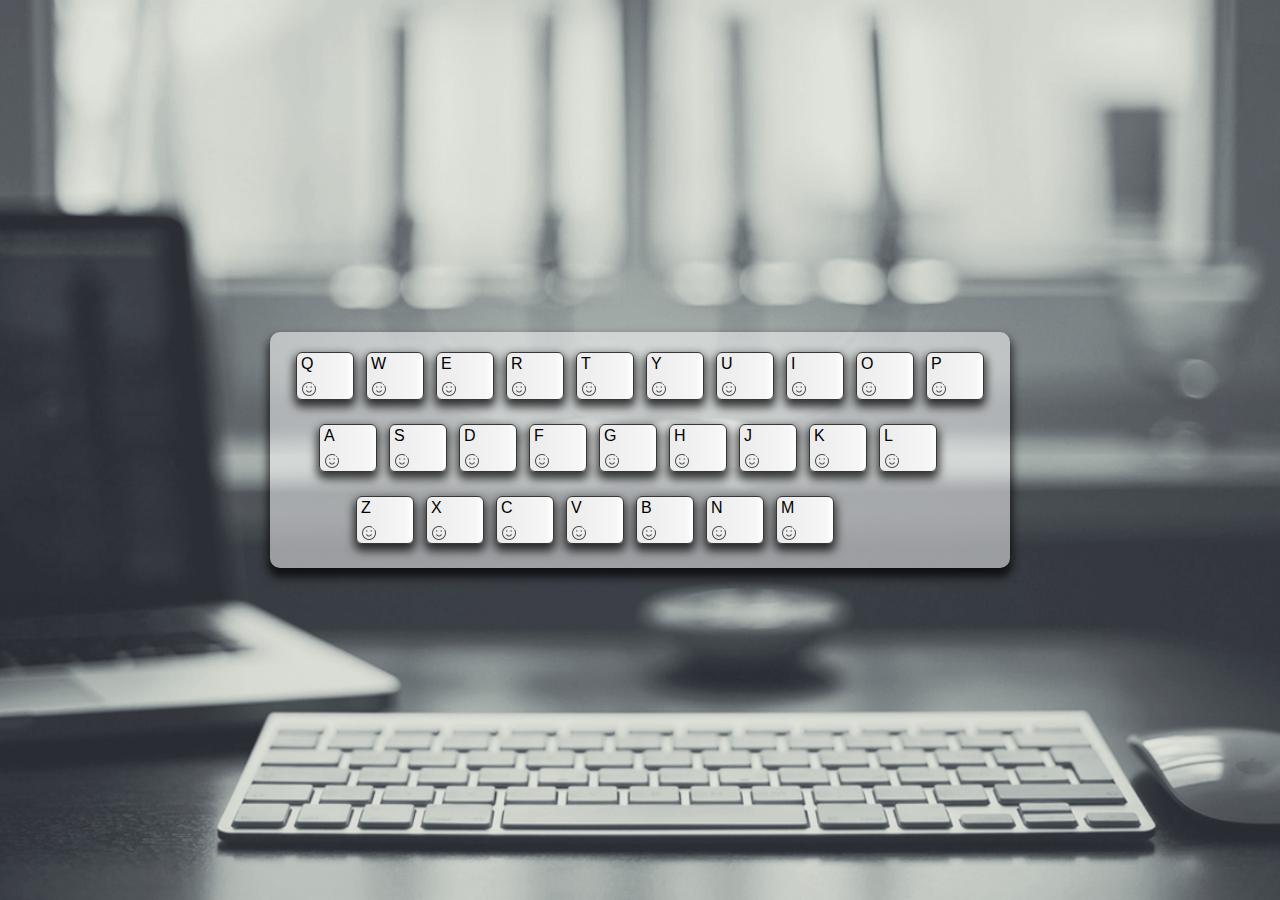
<file: index.html>
<!DOCTYPE html>
<html lang="zh-Hans">

<head>
    <meta charset="UTF-8">
    <meta name="viewport"
          content="width=device-width, user-scalable=no, initial-scale=1.0, maximum-scale=1.0, minimum-scale=1.0">
    <meta http-equiv="X-UA-Compatible" content="ie=edge">
    <title>我的导航</title>
    <link rel="stylesheet" href="./style.css">
</head>

<body>
<main>
    <div class="wrapper" id="main"></div>
</main>
<footer></footer>
<script src="./main.js"></script>
</body>

</html>
</file>
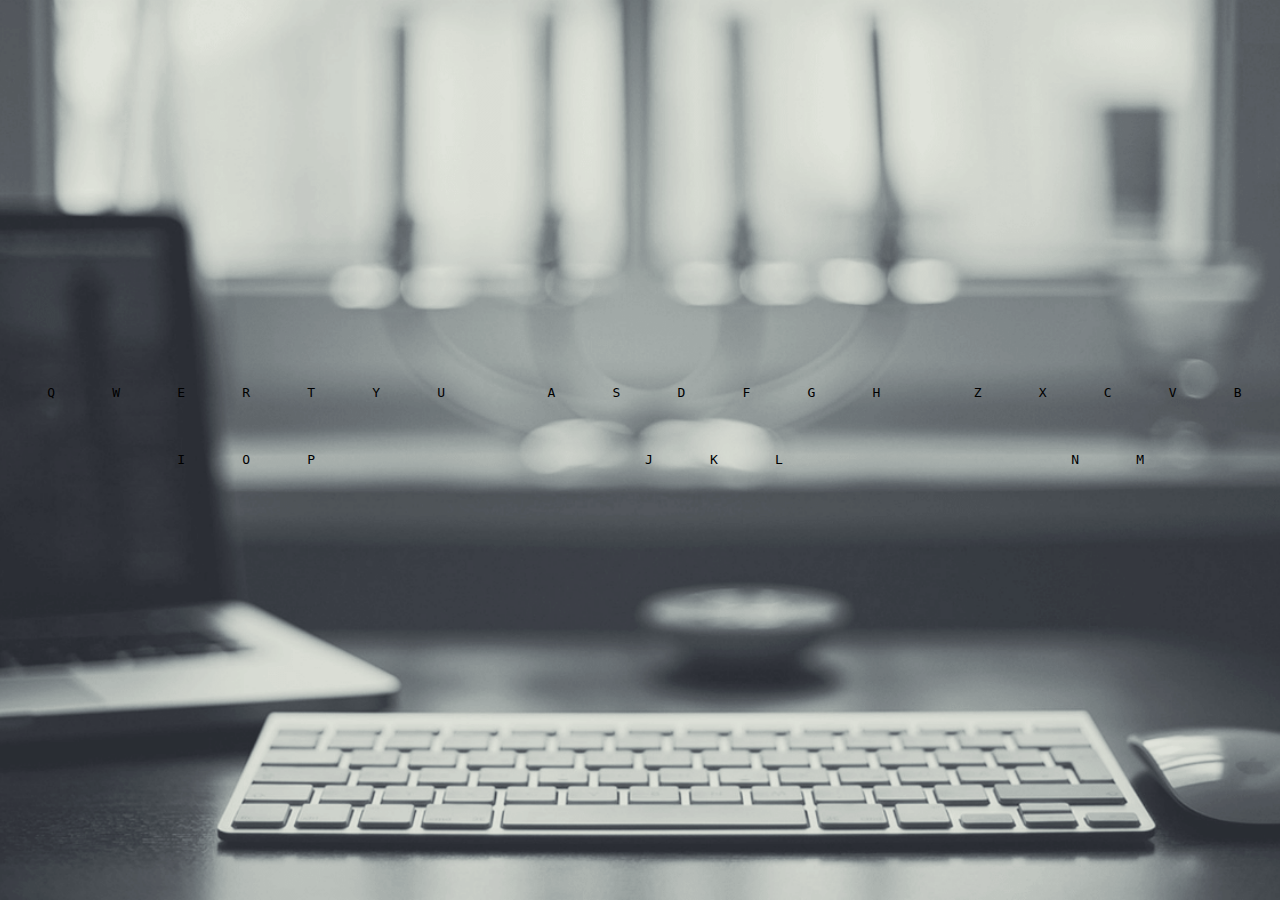
<file: exercise/index.html>
<!DOCTYPE html>
<html lang="en">
  <head>
    <meta charset="UTF-8" />
    <title>导航网站</title>
    <link rel="stylesheet" href="./style.css" />
  </head>
  <body>
    <header></header>
    <main id="myKeyboard"></main>
    <footer></footer>

    <script>
      var keys = {
        0: ["q", "w", "e", "r", "t", "y", "u", "i", "o", "p"],
        1: ["a", "s", "d", "f", "g", "h", "j", "k", "l"],
        2: ["z", "x", "c", "v", "b", "n", "m"],
        length: 3
      };

      var hash = {
        q: "mail.qq.com",
        w: "weibo.com",
        e: "dribbble.com",
        r: "www.people.com.cn",
        t: "taobao.com",
        y: "www.youtube.com",
        u: "bilibili.com",
        i: "iqiyi.com",
        o: "zealer.com",
        p: "52pojie.cn",
        a: "smzdm.com",
        s: undefined,
        d: "douyu.com",
        f: "www.facebook.com",
        g: "github.com",
        h: "huya.com",
        j: "juejin.im",
        k: undefined,
        l: undefined,
        z: "www.zhihu.com",
        x: undefined,
        c: undefined,
        v: "www.v2ex.com",
        b: "baidu.com",
        n: undefined,
        m: undefined
      };

      var hashLocalStorage = getLocalStorage("zzz")
      if (hashLocalStorage) {
        hash = hashLocalStorage;
      }


      function getLocalStorage(name) {
         return JSON.parse(localStorage.getItem(name) || "null");
      }


      var index = 0;
      while (index < Object.keys(keys).length) {
        divxxx = document.createElement("div");
        myKeyboard.appendChild(divxxx);

        var index2 = 0;

        while (index2 < keys[index].length) {
          kbdxxx = document.createElement("kbd");
          divxxx.appendChild(kbdxxx);
          kbdxxx.textContent = keys[index][index2];
          buttonX = document.createElement("button");
          kbdxxx.appendChild(buttonX);
          buttonX.textContent = "编辑";
          buttonX.id = keys[index][index2];

          buttonX.onclick = function(dsadasdsaw) {
            console.log(dsadasdsaw.target.id);

            var key = dsadasdsaw.target.id;
            var newURL = prompt("请输入新的网址");
            hash[key] = newURL;
            localStorage.setItem("zzz", JSON.stringify(hash));
          };

          index2 = index2 + 1;
        }

        index = index + 1;
      }

      document.onkeypress = function(dsadasdsaw) {
        var key = dsadasdsaw["key"];
        var website = hash[key];
        console.log(key);
        console.log(website);
        window.open("http://" + website, "_blank");
      };
    </script>
  </body>
</html>
</file>
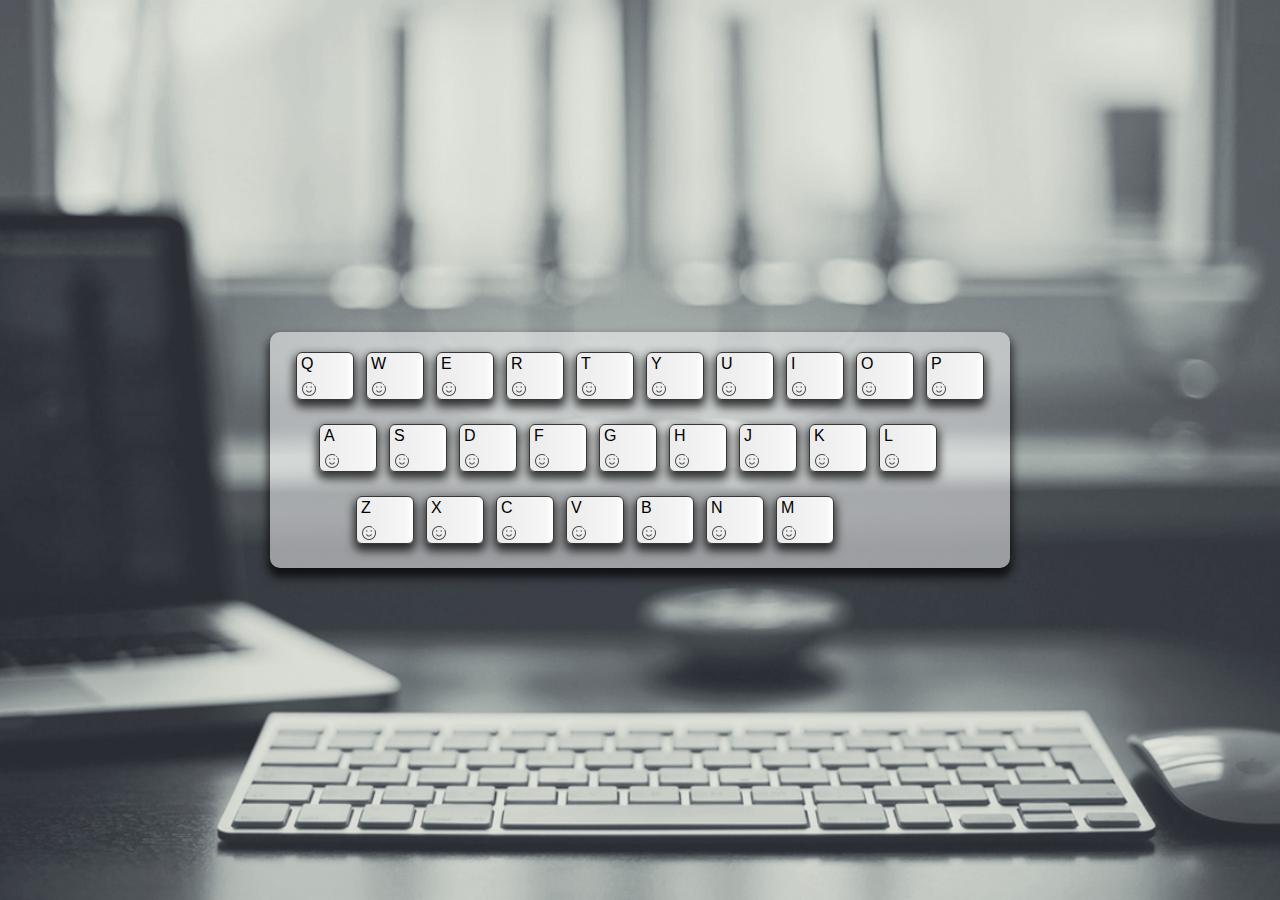
<file: old/index.html>
<!DOCTYPE html>
<html lang="zh-Hans">

<head>
    <meta charset="UTF-8">
    <meta name="viewport"
          content="width=device-width, user-scalable=no, initial-scale=1.0, maximum-scale=1.0, minimum-scale=1.0">
    <meta http-equiv="X-UA-Compatible" content="ie=edge">
    <title>我的导航</title>
    <link rel="stylesheet" href="style.css">
</head>

<body>
<main>
    <div class="wrapper" id="main"></div>
</main>
<footer></footer>
<script src="main.js"></script>
</body>

</html>
</file>
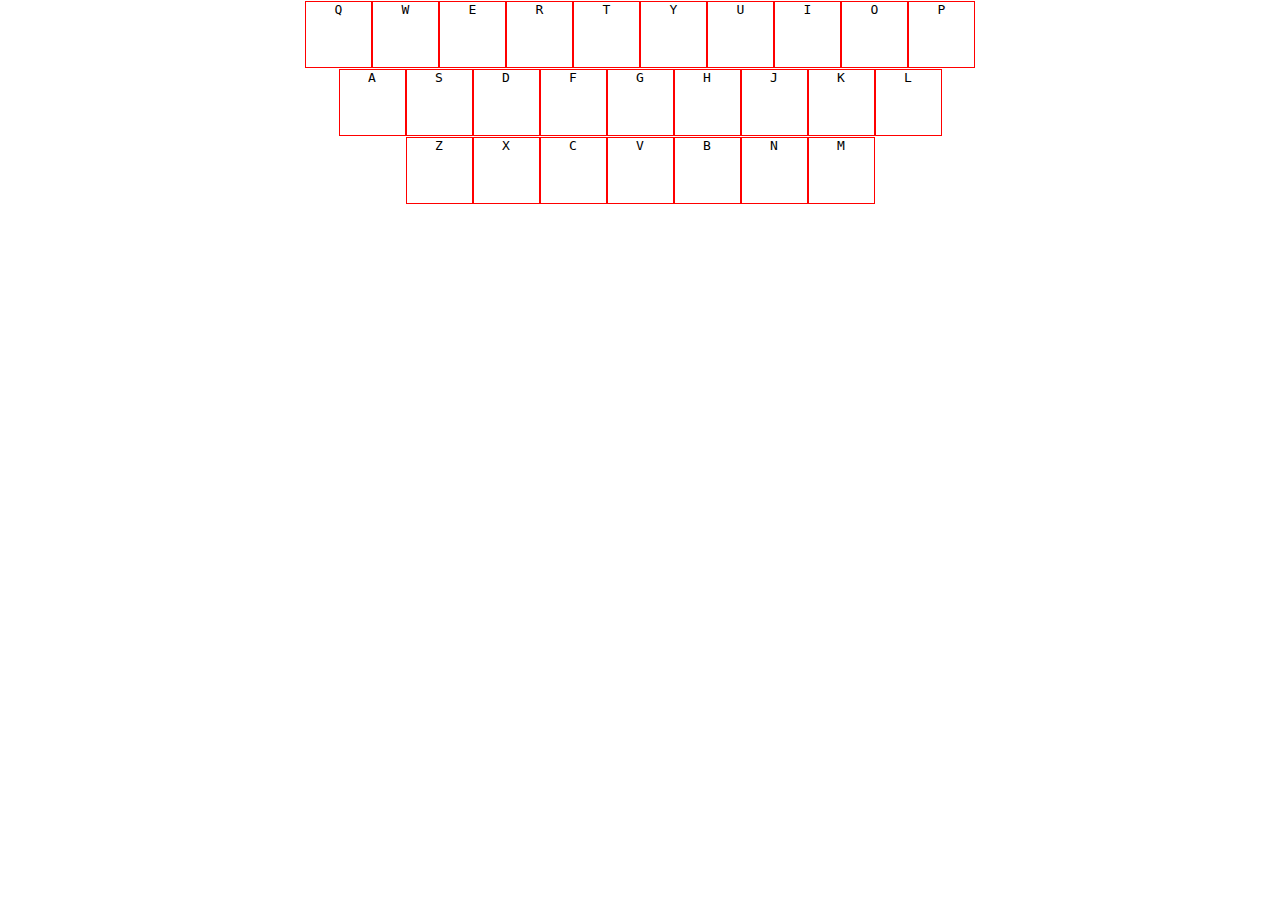
<file: 20190212/index2.html>
<!DOCTYPE html>
<html lang="en">
<head>
    <meta charset="UTF-8"/>
    <title>导航网站</title>
    <link rel="stylesheet" href="./style.css"/>
</head>

<body>
<header></header>
<main id="myKeyboard"></main>
<footer></footer>

<script>
    var keys = {
        0: ["q", "w", "e", "r", "t", "y", "u", "i", "o", "p"],
        1: ["a", "s", "d", "f", "g", "h", "j", "k", "l"],
        2: ["z", "x", "c", "v", "b", "n", "m"]
    };
    var webHash = {
        q: "mail.qq.com",
        w: "weibo.com",
        e: "dribbble.com",
        r: "www.people.com.cn",
        t: "taobao.com",
        y: "www.youtube.com",
        u: "bilibili.com",
        i: "iqiyi.com",
        o: "zealer.com",
        p: "52pojie.cn",
        a: "smzdm.com",
        s: undefined,
        d: "douyu.com",
        f: "www.facebook.com",
        g: "github.com",
        h: "huya.com",
        j: "juejin.im",
        k: undefined,
        l: undefined,
        z: "www.zhihu.com",
        x: undefined,
        c: undefined,
        v: "www.v2ex.com",
        b: "baidu.com",
        n: undefined,
        m: undefined
    }

    var index = 0;
    while (index < Object.keys(keys).length){
        var divX = document.createElement('div')
        document.getElementById('myKeyboard').appendChild(divX)

        var index2 = 0;
        while (index2 < keys[index].length){
            var kbdX = document.createElement('kbd')
            divX.appendChild(kbdX)
            kbdX.textContent = keys[index][index2]

            index2 += 1
        }

        index += 1
    }


</script>
</body>
</html>
</file>
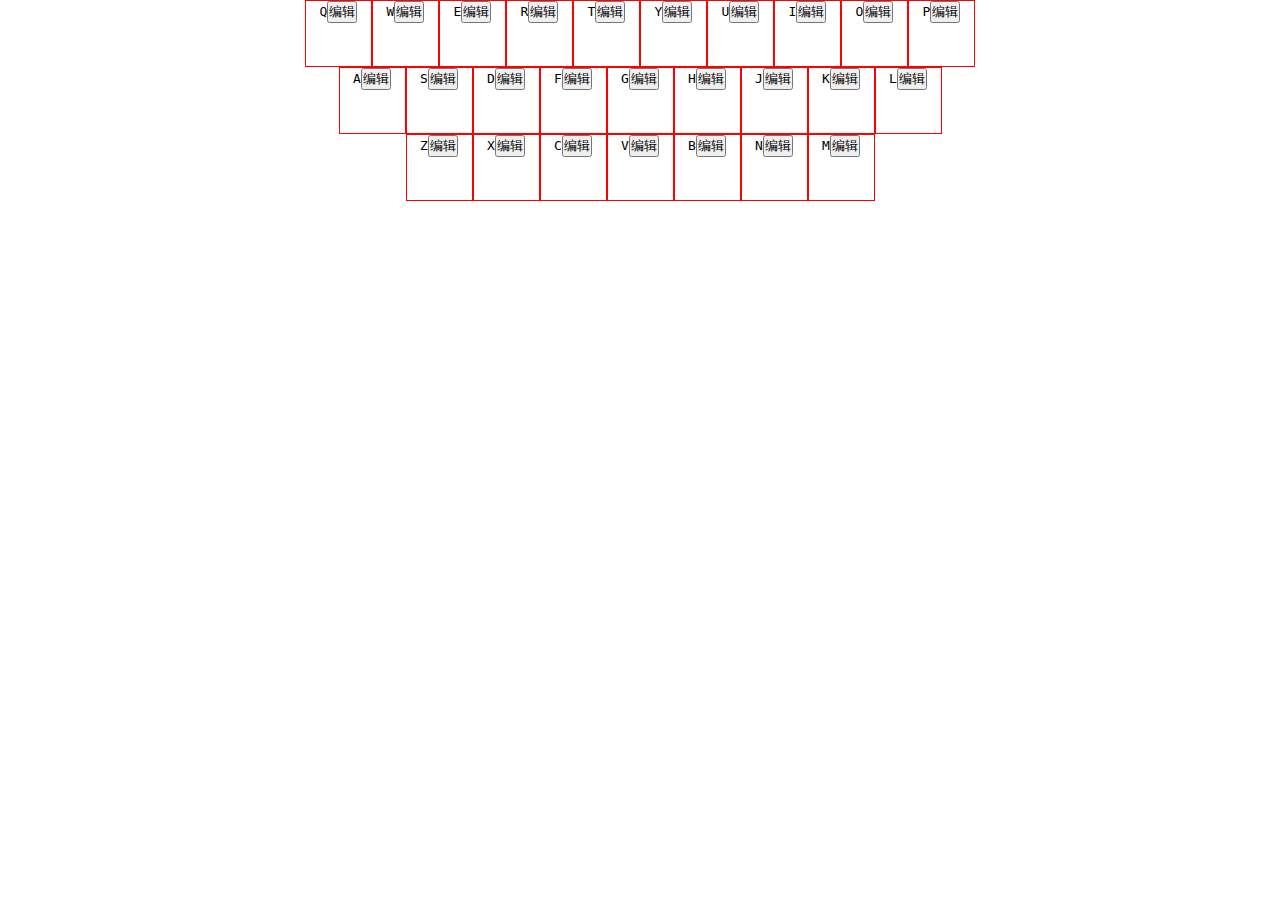
<file: 20190212/index3.html>
<!DOCTYPE html>
<html lang="en">
<head>
    <meta charset="UTF-8"/>
    <title>导航网站</title>
    <link rel="stylesheet" href="./style.css"/>
</head>

<body>
<header></header>
<main id="myKeyboard"></main>
<footer></footer>

<script>
    var keys = {
        0: ["q", "w", "e", "r", "t", "y", "u", "i", "o", "p"],
        1: ["a", "s", "d", "f", "g", "h", "j", "k", "l"],
        2: ["z", "x", "c", "v", "b", "n", "m"]
    };
    var webHash = {
        q: "mail.qq.com",
        w: "weibo.com",
        e: "dribbble.com",
        r: "www.people.com.cn",
        t: "taobao.com",
        y: "www.youtube.com",
        u: "bilibili.com",
        i: "iqiyi.com",
        o: "zealer.com",
        p: "52pojie.cn",
        a: "smzdm.com",
        s: undefined,
        d: "douyu.com",
        f: "www.facebook.com",
        g: "github.com",
        h: "huya.com",
        j: "juejin.im",
        k: undefined,
        l: undefined,
        z: "www.zhihu.com",
        x: undefined,
        c: undefined,
        v: "www.v2ex.com",
        b: "baidu.com",
        n: undefined,
        m: undefined
    }

    var hashLocalStorage = JSON.parse(localStorage.getItem("zzz")) || ""
    if(hashLocalStorage){
        webHash = hashLocalStorage
    }

    var index = 0
    while (index< Object.keys(keys).length){
        var divXXX = document.createElement("div")
        myKeyboard.appendChild(divXXX)

        var index2 = 0
        while(index2< keys[index].length){
            var kbdXXX = document.createElement("kbd")
            divXXX.appendChild(kbdXXX)
            kbdXXX.textContent = keys[index][index2]

            var buttonXXX = document.createElement("button")
            kbdXXX.appendChild(buttonXXX)
            buttonXXX.textContent = "编辑"
            buttonXXX.id = keys[index][index2]

            buttonXXX.onclick = function (hydyhet){
                var key = hydyhet.target.id
                var newURL = prompt("请输入新的网址")
                webHash[key] = newURL

                localStorage.setItem("zzz", JSON.stringify(webHash))
            }

            index2 += 1
        }

        index += 1
    }

    document.onkeypress = function (asdfgs) {
        var key = asdfgs["key"]
        var openURL = webHash[key]
        window.open("http://" + openURL, "_blank")
    }

</script>
</body>
</html>
</file>
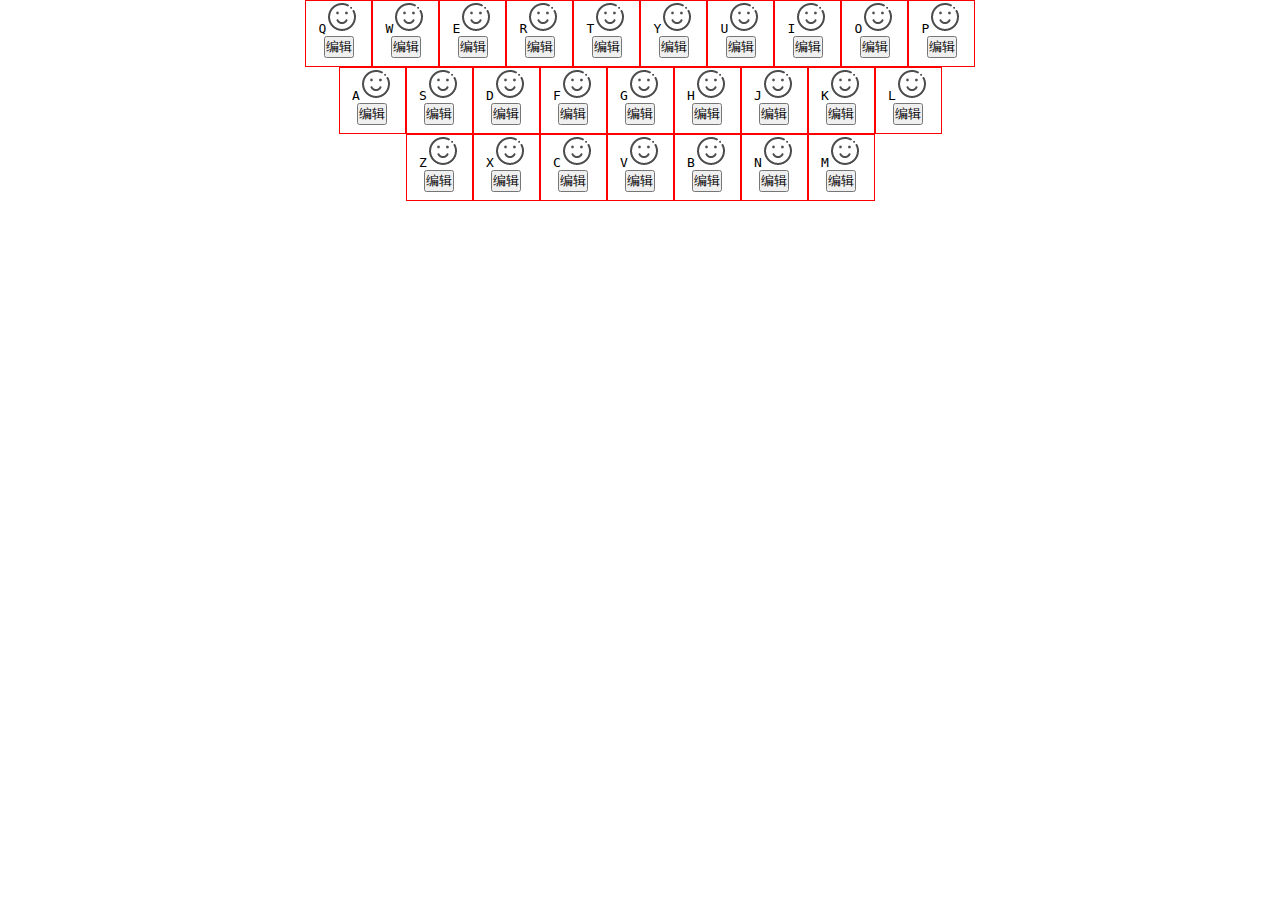
<file: 20190212/index4.html>
<!DOCTYPE html>
<html lang="en">
<head>
    <meta charset="UTF-8"/>
    <title>导航网站</title>
    <link rel="stylesheet" href="./style.css"/>
</head>

<body>
<header></header>
<main id="myKeyboard"></main>
<footer></footer>

<script>
    var keys = {
        0: ["q", "w", "e", "r", "t", "y", "u", "i", "o", "p"],
        1: ["a", "s", "d", "f", "g", "h", "j", "k", "l"],
        2: ["z", "x", "c", "v", "b", "n", "m"]
    };
    var webHash = {
        q: "mail.qq.com",
        w: "weibo.com",
        e: undefined,
        r: undefined,
        t: "taobao.com",
        y: "www.youtube.com",
        u: "bilibili.com",
        i: "iqiyi.com",
        o: "zealer.com",
        p: "52pojie.cn",
        a: "smzdm.com",
        s: undefined,
        d: "douyu.com",
        f: "www.facebook.com",
        g: "github.com",
        h: "huya.com",
        j: "juejin.im",
        k: undefined,
        l: undefined,
        z: "www.zhihu.com",
        x: undefined,
        c: undefined,
        v: "www.v2ex.com",
        b: "baidu.com",
        n: undefined,
        m: undefined
    }

    var hashLocalStorage = JSON.parse(localStorage.getItem("zzz")) || ""
    if (hashLocalStorage) {
        webHash = hashLocalStorage
    }

    var index = 0
    while (index < Object.keys(keys).length) {
        var divXXX = document.createElement("div")
        myKeyboard.appendChild(divXXX)

        var index2 = 0
        while (index2 < keys[index].length) {

            var kbdXXX = document.createElement("kbd")
            var spanXXX = document.createElement("span")
            var imgXXX = document.createElement("img")
            var buttonXXX = document.createElement("button")

            spanXXX.textContent = keys[index][index2]
            spanXXX.className = "text"
            buttonXXX.textContent = "编辑"
            buttonXXX.id = keys[index][index2]

            //给按钮添加图标
            if (webHash[keys[index][index2]]) {
                imgXXX.src = "http://" + webHash[keys[index][index2]] + "/favicon.ico"
            } else {
                imgXXX.src = "./blank.png"
            }

            //如果图片下载失败，替换为默认图片
            imgXXX.onerror = function (xxx) {
                xxx.target.src = "./blank.png"
            }

            divXXX.appendChild(kbdXXX)
            kbdXXX.appendChild(spanXXX)
            kbdXXX.appendChild(imgXXX)
            kbdXXX.appendChild(buttonXXX)


            buttonXXX.onclick = function (hydyhet) {
                var button2 = hydyhet["target"]
                var img2 = button2.previousSibling
                var key = button2["id"]
                var newURL = prompt("请输入新的网址")
                webHash[key] = newURL
                img2.src = "http://" + newURL + "/favicon.ico"
                img2.onerror = function (dasdasd) {
                    dasdasd.target.src = "./blank.png"
                }
                localStorage.setItem("zzz", JSON.stringify(webHash))
            }

            index2 += 1
        }

        index += 1
    }

    document.onkeypress = function (asdfgs) {
        var key = asdfgs["key"]
        var openURL = webHash[key]
        window.open("http://" + openURL, "_blank")
    }

</script>
</body>
</html>
</file>
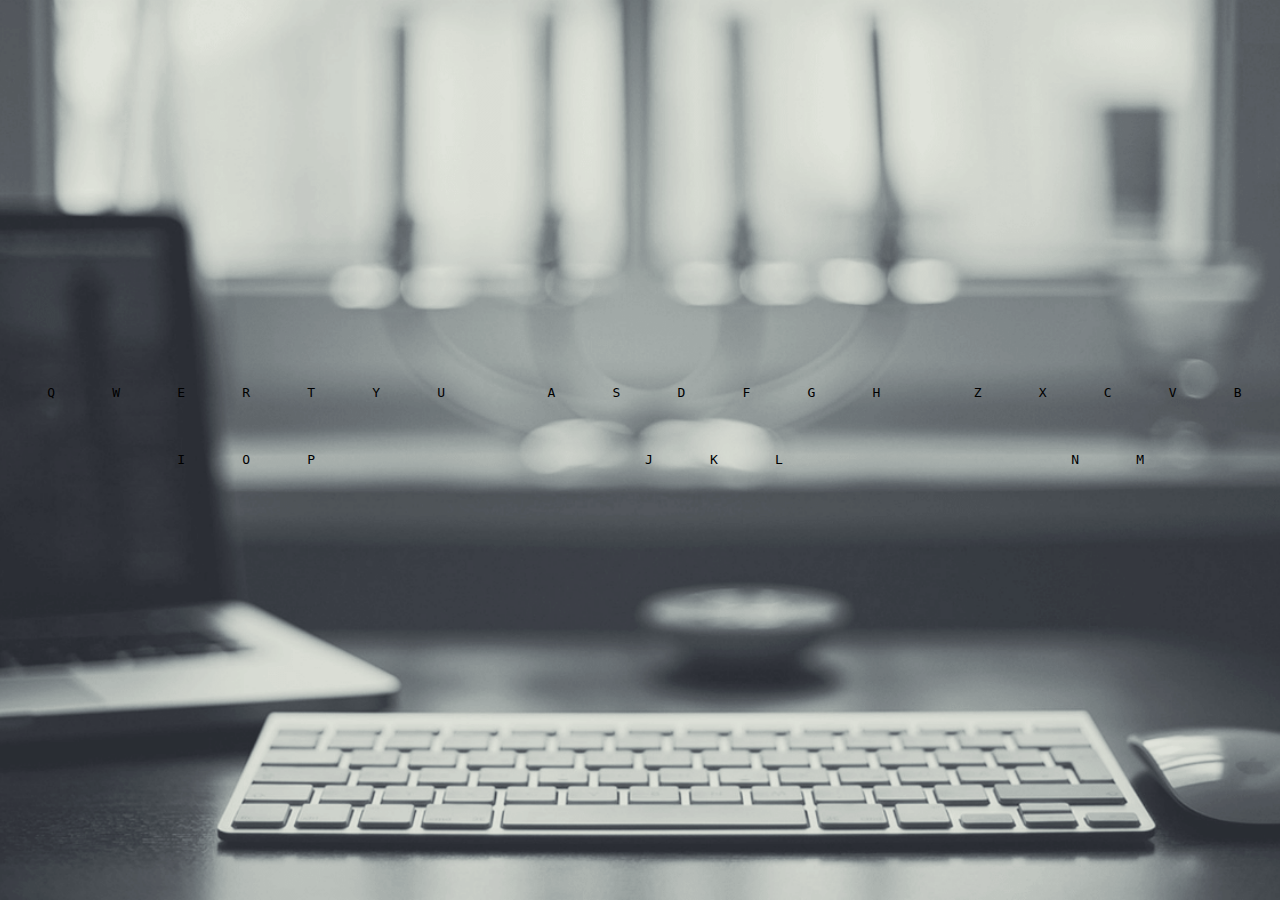
<file: exercise/index2.html>
<!DOCTYPE html>
<html lang="en">
<head>
    <meta charset="UTF-8"/>
    <title>导航网站</title>
    <link rel="stylesheet" href="./style.css"/>
</head>

<body>
<header></header>
<main id="myKeyboard"></main>
<footer></footer>

<script>
    var keys = {
        0: ["q", "w", "e", "r", "t", "y", "u", "i", "o", "p"],
        1: ["a", "s", "d", "f", "g", "h", "j", "k", "l"],
        2: ["z", "x", "c", "v", "b", "n", "m"]
    };
    var webHash = {
        q: "mail.qq.com",
        w: "weibo.com",
        e: "dribbble.com",
        r: "www.people.com.cn",
        t: "taobao.com",
        y: "www.youtube.com",
        u: "bilibili.com",
        i: "iqiyi.com",
        o: "zealer.com",
        p: "52pojie.cn",
        a: "smzdm.com",
        s: undefined,
        d: "douyu.com",
        f: "www.facebook.com",
        g: "github.com",
        h: "huya.com",
        j: "juejin.im",
        k: undefined,
        l: undefined,
        z: "www.zhihu.com",
        x: undefined,
        c: undefined,
        v: "www.v2ex.com",
        b: "baidu.com",
        n: undefined,
        m: undefined
    }

    var hashLocalStorage = JSON.parse(localStorage.getItem("localURl")) || ""
    console.log(hashLocalStorage)
    if(hashLocalStorage){
        webHash = hashLocalStorage
    }

    var index = 0;
    while (index < Object.keys(keys).length){
        var divX = document.createElement('div')
        document.getElementById('myKeyboard').appendChild(divX)

        var index2 = 0;
        while (index2 < keys[index].length){
            var kbdX = document.createElement('kbd')
            divX.appendChild(kbdX)
            kbdX.textContent = keys[index][index2]

            var buttonX = document.createElement('button')
            kbdX.appendChild(buttonX)
            buttonX.textContent = '编辑'
            buttonX.id = keys[index][index2]

            buttonX.onclick = function (qwerty){
                var key = qwerty.target.id
                var newURL = prompt("请给我一个网址")
                webHash[key] = newURL
                localStorage.setItem("localURl",JSON.stringify(webHash))
            }


            index2 += 1
        }

        index += 1
    }

    document.onkeypress = function (asdfg) {
        console.log(asdfg)
        var key = asdfg['key']
        var openURL = webHash[key]
        window.open("http://" +openURL,'_blank')
    }

</script>
</body>
</html>
</file>
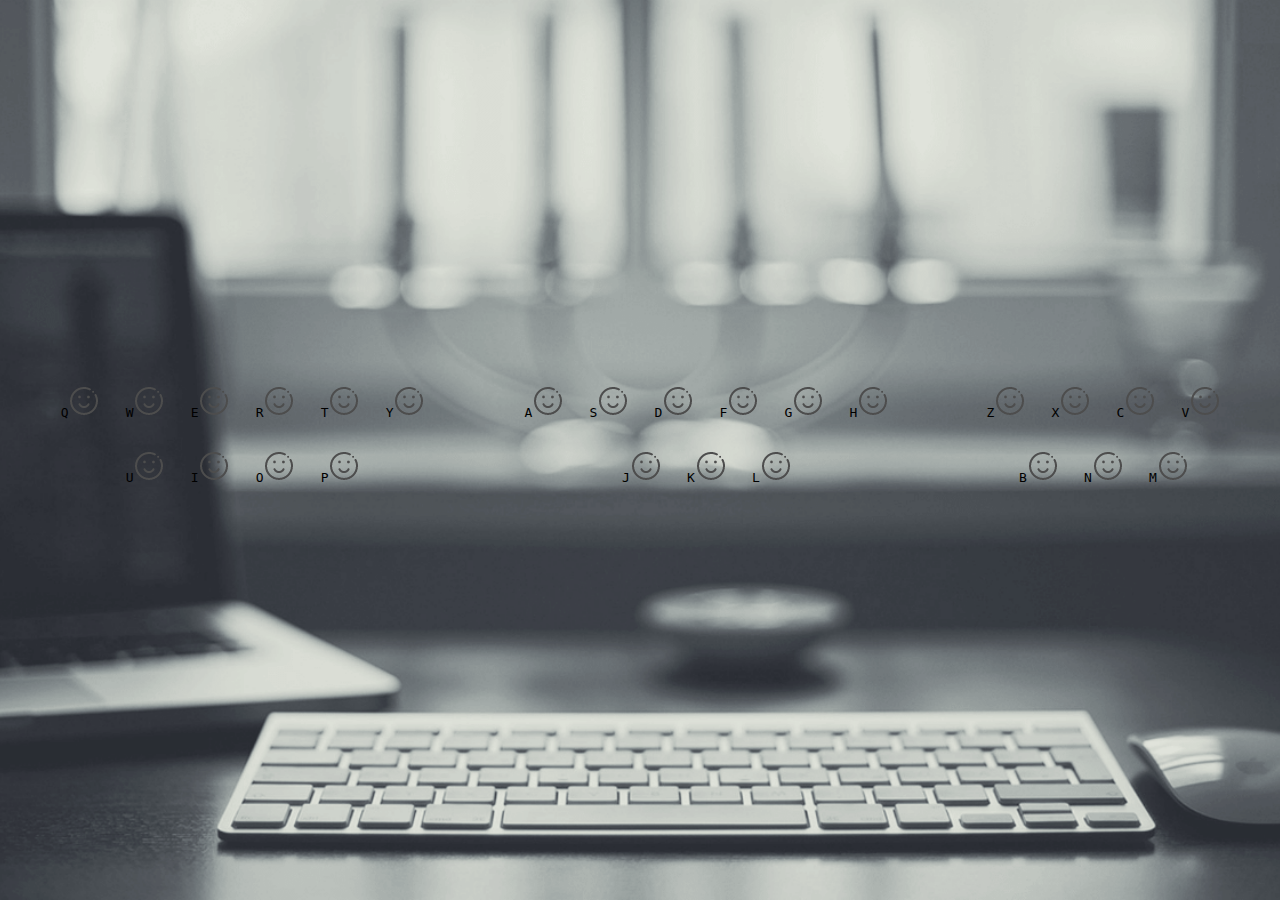
<file: exercise/index3.html>
<!DOCTYPE html>
<html lang="en">
<head>
    <meta charset="UTF-8"/>
    <title>导航网站</title>
    <link rel="stylesheet" href="./style.css"/>
</head>
<body>
<header></header>
<main id="myKeyboard"></main>
<footer></footer>

<script>
    //1.初始化数据
    var init = init()
    var keys = init["keys"]
    var webHash = init["webHash"]

    //2.生成键盘
    generateKeyboard(keys,webHash)

    //3.监听键盘
    listenUser(webHash)

    //公共函数

    //从localStorage中取数据
    function getLocalStorage(name) {
        return JSON.parse(localStorage.getItem(name)) || ""
    }

    //创建标签
    function tag(tagName) {
        return document.createElement(tagName)
    }

    function createSpan(textContent) {
        var spanXXX = tag("span")
        spanXXX.textContent = textContent
        spanXXX.className = "text"

        return spanXXX
    }

    function createButton(id) {
        var buttonXXX = tag("button")
        buttonXXX.textContent = "编辑"
        buttonXXX.id = id
        buttonXXX.onclick = function (hydyhet) {
            var button2 = hydyhet["target"]
            var img2 = button2.previousSibling
            var key = button2["id"]
            var newURL = prompt("请输入新的网址")
            if (newURL) {
                webHash[key] = newURL
            }
            img2.src = "http://" + newURL + "/favicon.ico"
            img2.onerror = function (dasdasd) {
                dasdasd.target.src = "./blank.png"
            }
            localStorage.setItem("zzz", JSON.stringify(webHash))
        }

        return buttonXXX
    }

    function createImg(domainName) {
        var imgXXX = tag("img")
        //给按钮添加图标
        if (domainName) {
            imgXXX.src = "http://" + domainName + "/favicon.ico"
        } else {
            imgXXX.src = "./blank.png"
        }
        //如果图片下载失败，替换为默认图片
        imgXXX.onerror = function (xxx) {
            xxx.target.src = "./blank.png"
        }

        return imgXXX
    }

    //生成键盘
    function generateKeyboard(keys,webHash) {
        for (var index = 0; index < Object.keys(keys).length; index++) {
            var divXXX = tag("div")
            divXXX.className = "row"

            myKeyboard.appendChild(divXXX)

            var row = keys[index]  //数组
            for (var index2 = 0; index2 < row.length; index2++) {
                var spanXXX = createSpan(row[index2])

                var buttonXXX = createButton(row[index2])

                var imgXXX = createImg(webHash[row[index2]])


                var kbdXXX = tag("kbd")
                kbdXXX.className = "kbd"
                kbdXXX.appendChild(spanXXX)
                kbdXXX.appendChild(imgXXX)
                kbdXXX.appendChild(buttonXXX)

                divXXX.appendChild(kbdXXX)
            }
        }
    }

    //监听用户键盘动作
    function listenUser(webHash){
        document.onkeypress = function (asdfgs) {
            var key = asdfgs["key"]
            var openURL = webHash[key]
            window.open("http://" + openURL, "_blank")
        }
    }

    //初始化的数据
    function init() {
        var keys = {
            0: ["q", "w", "e", "r", "t", "y", "u", "i", "o", "p"],
            1: ["a", "s", "d", "f", "g", "h", "j", "k", "l"],
            2: ["z", "x", "c", "v", "b", "n", "m"]
        }
        var webHash = {
            q: "mail.qq.com",
            w: "weibo.com",
            e: undefined,
            r: undefined,
            t: "taobao.com",
            y: "www.youtube.com",
            u: "bilibili.com",
            i: "iqiyi.com",
            o: "zealer.com",
            p: "52pojie.cn",
            a: "smzdm.com",
            s: undefined,
            d: "douyu.com",
            f: "www.facebook.com",
            g: "github.com",
            h: "huya.com",
            j: "juejin.im",
            k: undefined,
            l: undefined,
            z: "www.zhihu.com",
            x: undefined,
            c: undefined,
            v: "www.v2ex.com",
            b: "baidu.com",
            n: undefined,
            m: undefined
        }

        var hashLocalStorage = getLocalStorage("zzz")
        if (hashLocalStorage) {
            webHash = hashLocalStorage
        }

        return {
            "keys": keys,
            "webHash": webHash
        }
    }

</script>
</body>
</html>
</file>
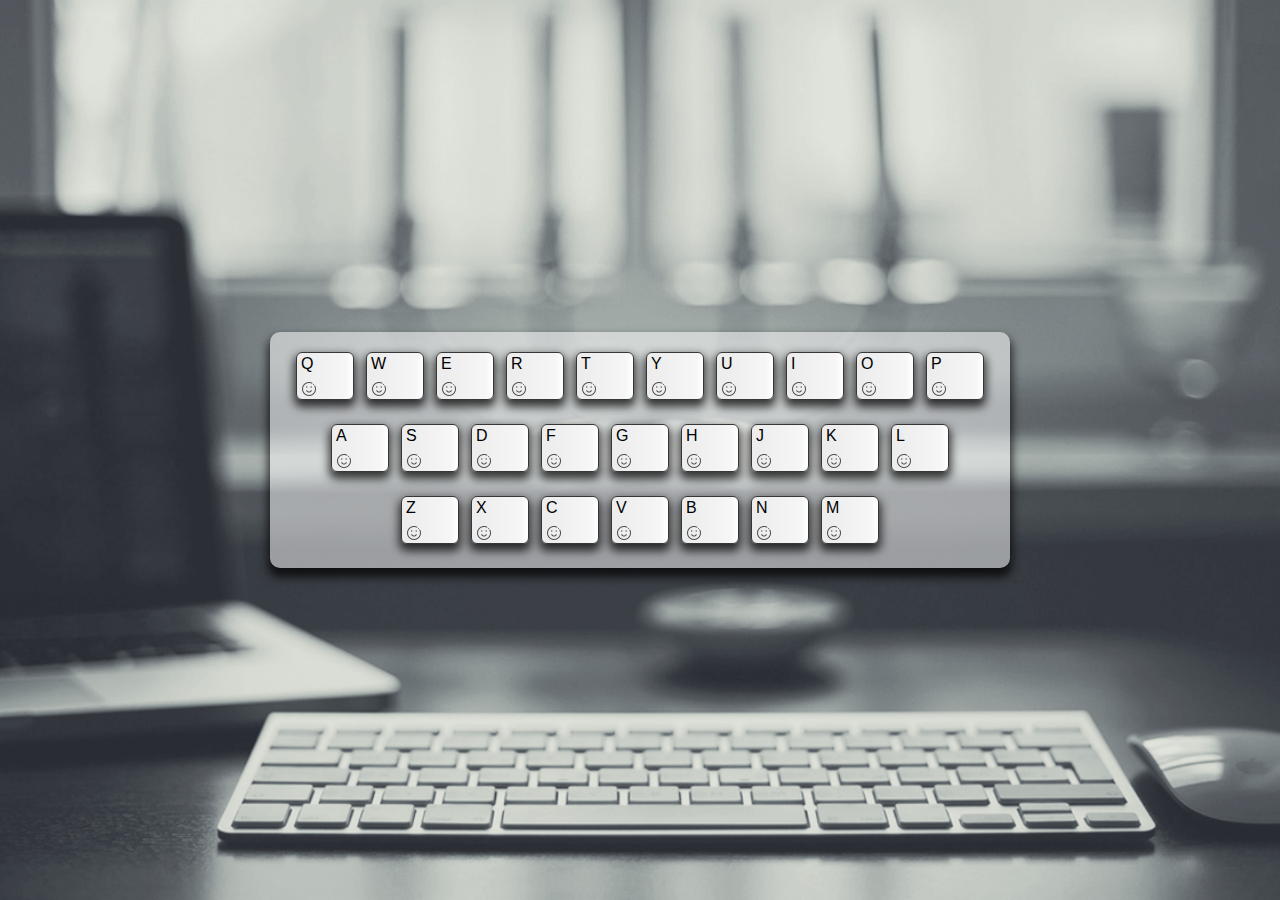
<file: exercise/index4.html>
<!DOCTYPE html>
<html lang="en">
<head>
    <meta charset="UTF-8"/>
    <title>导航网站</title>
    <link rel="stylesheet" href="./style.css"/>
</head>
<body>
<header></header>
<main>
    <div id="myKeyboard" class="wrapper"></div>
</main>
<footer></footer>
<script src="./main.js"></script>
</body>
</html>
</file>
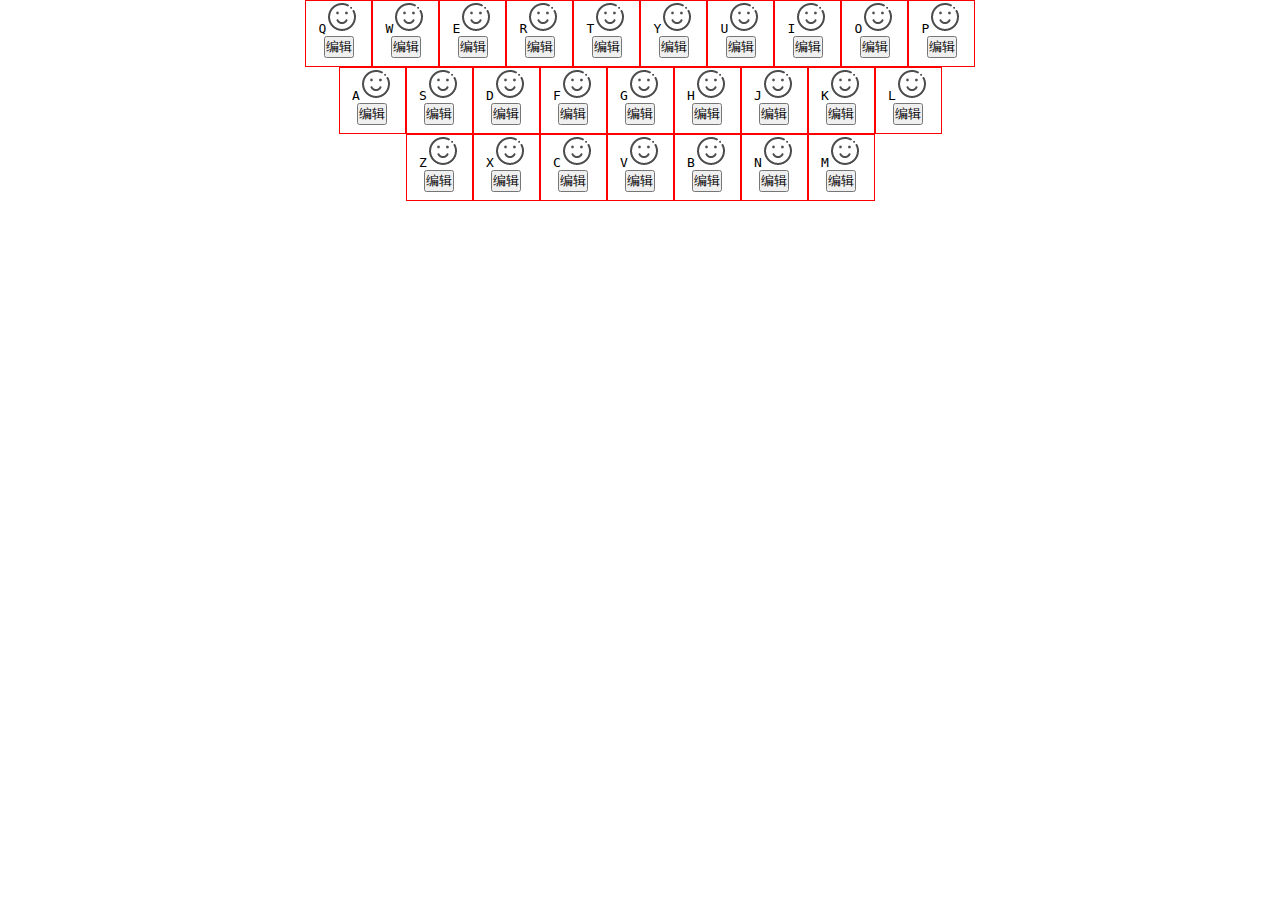
<file: exercise/index5.html>
<!DOCTYPE html>
<html lang="en">
<head>
    <meta charset="UTF-8"/>
    <title>导航网站</title>
    <style>
        *{margin: 0; padding: 0;}
        a{text-decoration: none;}
        kbd{
            width: 5em;
            height: 5em;
            display: inline-block;
            text-transform: uppercase;
            border: 1px solid red;
            text-transform: uppercase; //仅有大写字母
        }
        .wrapper{
            text-align: center;
        }
    </style>
</head>
<body>
<header></header>
<main>
    <div id="myKeyboard" class="wrapper"></div>
</main>
<footer></footer>

<script>
    //1.初始化数据
    var init = init()
    var keys = init["keys"]
    var webHash = init["webHash"]

    //2.生成键盘
    generateKeyboard(keys,webHash)

    //3.监听键盘
    listenUser(webHash)

    //公共函数

    //从localStorage中取数据
    function getLocalStorage(name) {
        return JSON.parse(localStorage.getItem(name)) || ""
    }

    //创建标签
    function tag(tagName) {
        return document.createElement(tagName)
    }

    function createSpan(textContent) {
        var spanXXX = tag("span")
        spanXXX.textContent = textContent
        spanXXX.className = "text"

        return spanXXX
    }

    function createButton(id) {
        var buttonXXX = tag("button")
        buttonXXX.textContent = "编辑"
        buttonXXX.id = id
        buttonXXX.onclick = function (hydyhet) {
            var button2 = hydyhet["target"]
            var img2 = button2.previousSibling
            var key = button2["id"]
            var newURL = prompt("请输入新的网址")
            if (newURL) {
                webHash[key] = newURL
            }
            img2.src = "http://" + newURL + "/favicon.ico"
            img2.onerror = function (dasdasd) {
                dasdasd.target.src = "./blank.png"
            }
            localStorage.setItem("zzz", JSON.stringify(webHash))
        }

        return buttonXXX
    }

    function createImg(domainName) {
        var imgXXX = tag("img")
        //给按钮添加图标
        if (domainName) {
            imgXXX.src = "http://" + domainName + "/favicon.ico"
        } else {
            imgXXX.src = "./blank.png"
        }
        //如果图片下载失败，替换为默认图片
        imgXXX.onerror = function (xxx) {
            xxx.target.src = "./blank.png"
        }

        return imgXXX
    }

    //生成键盘
    function generateKeyboard(keys,webHash) {
        for (var index = 0; index < Object.keys(keys).length; index++) {
            var divXXX = tag("div")
            divXXX.className = "row"

            myKeyboard.appendChild(divXXX)

            var row = keys[index]  //数组
            for (var index2 = 0; index2 < row.length; index2++) {
                var spanXXX = createSpan(row[index2])

                var buttonXXX = createButton(row[index2])

                var imgXXX = createImg(webHash[row[index2]])


                var kbdXXX = tag("kbd")
                kbdXXX.className = "kbd"
                kbdXXX.appendChild(spanXXX)
                kbdXXX.appendChild(imgXXX)
                kbdXXX.appendChild(buttonXXX)

                divXXX.appendChild(kbdXXX)
            }
        }
    }

    //监听用户键盘动作
    function listenUser(webHash){
        document.onkeypress = function (asdfgs) {
            var key = asdfgs["key"]
            var openURL = webHash[key]
            window.open("http://" + openURL, "_blank")
        }
    }

    //初始化的数据
    function init() {
        var keys = {
            0: ["q", "w", "e", "r", "t", "y", "u", "i", "o", "p"],
            1: ["a", "s", "d", "f", "g", "h", "j", "k", "l"],
            2: ["z", "x", "c", "v", "b", "n", "m"]
        }
        var webHash = {
            q: "mail.qq.com",
            w: "weibo.com",
            e: undefined,
            r: undefined,
            t: "taobao.com",
            y: "www.youtube.com",
            u: "bilibili.com",
            i: "iqiyi.com",
            o: "zealer.com",
            p: "52pojie.cn",
            a: "smzdm.com",
            s: undefined,
            d: "douyu.com",
            f: "www.facebook.com",
            g: "github.com",
            h: "huya.com",
            j: "juejin.im",
            k: undefined,
            l: undefined,
            z: "www.zhihu.com",
            x: undefined,
            c: undefined,
            v: "www.v2ex.com",
            b: "baidu.com",
            n: undefined,
            m: undefined
        }

        var hashLocalStorage = getLocalStorage("zzz")
        if (hashLocalStorage) {
            webHash = hashLocalStorage
        }

        return {
            "keys": keys,
            "webHash": webHash
        }
    }

</script>
</body>
</html>
</file>
<file: style.css>
*{margin: 0; padding: 0;}
a{text-decoration: none;}
kbd{
  width: 5em;
  height: 5em;
  display: inline-block;
  text-transform: uppercase; //仅有大写字母
  position: relative;
}
kbd >button{
  position: absolute;
  right: 0;
  bottom: 0;
  display: none;

}
kbd:hover > button{
  display: inline-block;
  padding: 0 2px;
  border-radius: 10px;
}
body{
  background: grey url(./wall.jpg) no-repeat center center;
  background-size: cover;
}
main{
  text-align: center;
  display: flex;
  justify-content: center;
  align-items: center;
  height: 100vh;
}
#main{
  display: inline-block;

}
.wrapper{
  background: rgba(255, 255, 255, 0.5);
  border-radius: 10px;
  box-shadow: 0px 7px 10px 2px rgba(0,0,0,0.75);
  
}
.wrapper .row .key:hover{
  transform: scale(1.1)
}
#main > div:nth-child(2){
  margin-left: -4px;
}
#main > div:nth-child(3){
  margin-left: -70px;
}

.key{
  height: 46px;
  width: 56px;
  background: linear-gradient(to right, rgba(237,237,237,1) 0%,rgba(237,237,237,1) 13%,rgba(246,246,246,1) 87%,rgba(255,255,255,1) 99%,rgba(246,246,246,1) 100%);
  border: 1px solid #373737;
  color: #FAFAFA;
  border-radius: 6px;
  box-shadow: 0px 5px 10px 2px rgba(0,0,0,0.75);
  font-size: 16px;
  font-family: Helvetica;
  position: relative;
}

.key img{
  width: 16px;
  height: 16px;
  position: absolute;
  left: 4px;
  bottom: 2px;
}
.key .text{
  position: absolute;
  left: 4px;
  top: 2px;
  color: black;
}
.row{
 margin: 20px;
}
.row .key{
 margin: 0 6px;
}
</file>
<file: exercise/style.css>
*{margin: 0; padding: 0;}
a{text-decoration: none;}
kbd{
    width: 5em;
    height: 5em;
    display: inline-block;
    text-transform: uppercase; //仅有大写字母
position: relative;
}
kbd >button{
    position: absolute;
    right: 0;
    bottom: 0;
    display: none;

}
kbd:hover > button{
    display: inline-block;
    padding: 0 2px;
    border-radius: 10px;
}
body{
    background: grey url(./wall.jpg) no-repeat center center;
    background-size: cover;
}
main{
    text-align: center;
    display: flex;
    justify-content: center;
    align-items: center;
    height: 100vh;
}
#main{
    display: inline-block;

}
.wrapper{
    background: rgba(255, 255, 255, 0.5);
    border-radius: 10px;
    box-shadow: 0px 7px 10px 2px rgba(0,0,0,0.75);

}
.wrapper .row .key:hover{
    transform: scale(1.1)
}
#main > div:nth-child(2){
    margin-left: -4px;
}
#main > div:nth-child(3){
    margin-left: -70px;
}

.key{
    height: 46px;
    width: 56px;
    background: linear-gradient(to right, rgba(237,237,237,1) 0%,rgba(237,237,237,1) 13%,rgba(246,246,246,1) 87%,rgba(255,255,255,1) 99%,rgba(246,246,246,1) 100%);
    border: 1px solid #373737;
    color: #FAFAFA;
    border-radius: 6px;
    box-shadow: 0px 5px 10px 2px rgba(0,0,0,0.75);
    font-size: 16px;
    font-family: Helvetica;
    position: relative;
}

.key img{
    width: 16px;
    height: 16px;
    position: absolute;
    left: 4px;
    bottom: 2px;
}
.key .text{
    position: absolute;
    left: 4px;
    top: 2px;
    color: black;
}
.row{
    margin: 20px;
}
.row .key{
    margin: 0 6px;
}
</file>
<file: old/style.css>
*{margin: 0; padding: 0;}
a{text-decoration: none;}
kbd{
  width: 5em;
  height: 5em;
  display: inline-block;
  text-transform: uppercase; //仅有大写字母
  position: relative;
}
kbd >button{
  position: absolute;
  right: 0;
  bottom: 0;
  display: none;

}
kbd:hover > button{
  display: inline-block;
  padding: 0 2px;
  border-radius: 10px;
}
body{
  background: grey url(wall.jpg) no-repeat center center;
  background-size: cover;
}
main{
  text-align: center;
  display: flex;
  justify-content: center;
  align-items: center;
  height: 100vh;
}
#main{
  display: inline-block;

}
.wrapper{
  background: rgba(255, 255, 255, 0.5);
  border-radius: 10px;
  box-shadow: 0px 7px 10px 2px rgba(0,0,0,0.75);
  
}
.wrapper .row .key:hover{
  transform: scale(1.1)
}
#main > div:nth-child(2){
  margin-left: -4px;
}
#main > div:nth-child(3){
  margin-left: -70px;
}

.key{
  height: 46px;
  width: 56px;
  background: linear-gradient(to right, rgba(237,237,237,1) 0%,rgba(237,237,237,1) 13%,rgba(246,246,246,1) 87%,rgba(255,255,255,1) 99%,rgba(246,246,246,1) 100%);
  border: 1px solid #373737;
  color: #FAFAFA;
  border-radius: 6px;
  box-shadow: 0px 5px 10px 2px rgba(0,0,0,0.75);
  font-size: 16px;
  font-family: Helvetica;
  position: relative;
}

.key img{
  width: 16px;
  height: 16px;
  position: absolute;
  left: 4px;
  bottom: 2px;
}
.key .text{
  position: absolute;
  left: 4px;
  top: 2px;
  color: black;
}
.row{
 margin: 20px;
}
.row .key{
 margin: 0 6px;
}
</file>
<file: 20190212/style.css>
*{margin: 0; padding: 0;}
a{text-decoration: none;}

kbd{
    width: 5em;
    height: 5em;
    display: inline-block;
    text-transform: uppercase;
    border: 1px solid red;
}

#myKeyboard div{
    text-align: center;
}
</file>
